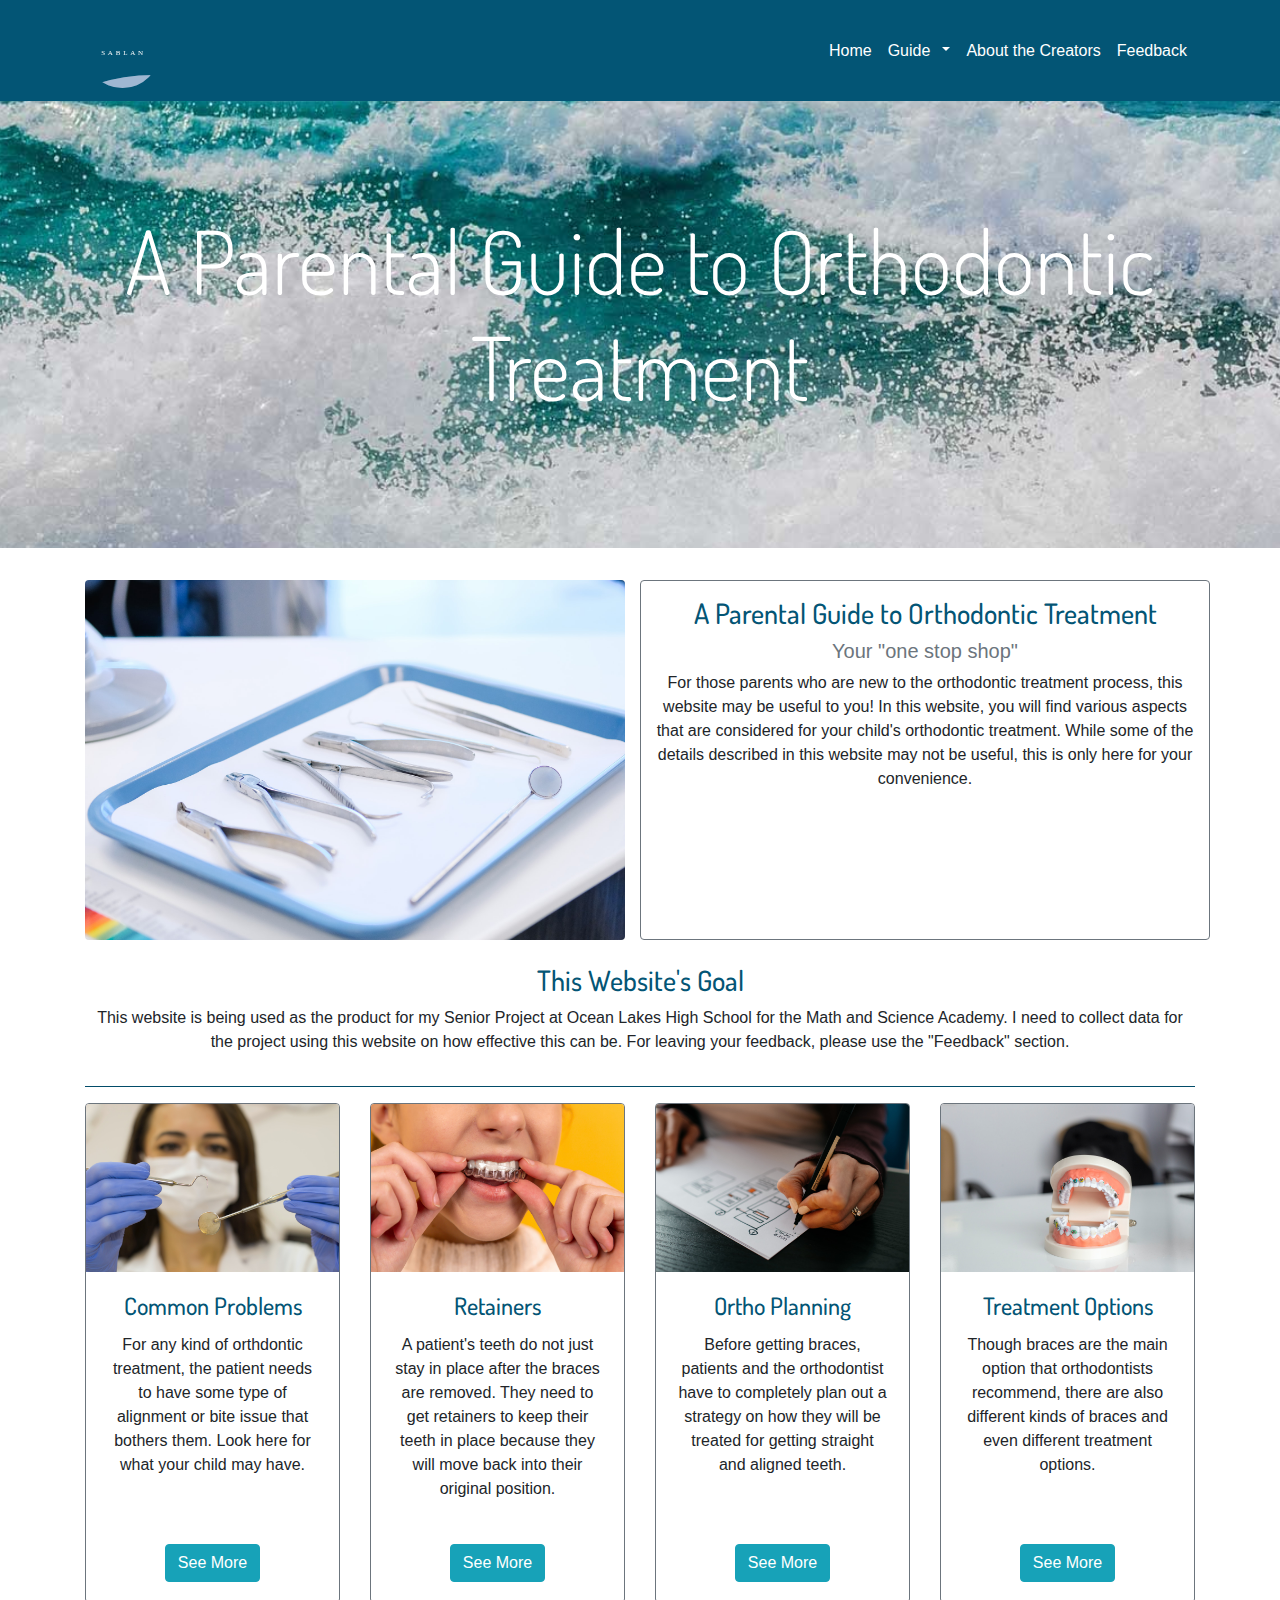
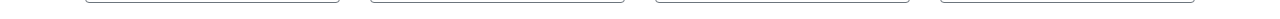
<file: index.html>
<!doctype html>
<html lang="en">
<head>
<meta charset="utf-8">
<meta name="viewport" content="width=device-width, initial-scale=1">
<title>Home</title>
	<link rel="stylesheet" href="css/bootstrap.min.css">
    <link rel="stylesheet" href="css/styles.css">
    <link rel="stylesheet" href="https://cdn.snipcart.com/themes/v3.0.8/default/snipcart.css" />
	<link href="https://fonts.googleapis.com/css?family=Dosis:800&display=swap" rel="stylesheet">
</head>

<body>

	<nav class="navbar fixed-top navbar-light navbar-expand-sm mb-lg-0 mb-md-0 mb-sm-0 mb-xs-0">
		<div class="container">
            <a class="navbar-brand" href="index.html">
				<div class="box">
  					<div class="wave -one"></div>
  					<div class="wave -two"></div>
  					<div class="wave -three"></div>
  					<div class="title">Sablan</div>
				</div>
			</a>
            <button class="navbar-toggler" type="button" data-toggle="collapse" data-target="#navbarlinks">
                <span class="navbar-toggler-icon"></span>
            </button>
            
            <div class="collapse navbar-collapse" id="navbarlinks">
                <div class="navbar-nav ml-auto">
                    <a class="nav-item nav-link text-white" href="index.html">Home</a>
                    <a class="nav-item nav-link text-white pr-0" href="guide.html">Guide</a>
						<div class="dropdown d-none d-md-block">
							<a class="nav-item nav-link dropdown-toggle text-white" data-toggle="dropdown" id="prodDrop" aria-haspopup="true" aria-expanded="false" href="guide.html"> </a>
							<div class="dropdown-menu" aria-labelledby="prodDrop">
								<a class="dropdown-item" href="comprobs.html">Common Problems</a>
								<a class="dropdown-item" href="retainers.html">Retainers</a>
								<a class="dropdown-item" href="ortho.html">Ortho Planning</a>
								<a class="dropdown-item" href="treatop.html">Treatment Options</a>
							</div>
						</div>
                    <a class="nav-item nav-link text-white" href="aboutus.html">About the Creators</a>
                    <a class="nav-item nav-link text-white" href="feedback.html">Feedback</a>
                </div>
            </div>
			</div>
         </nav> <!-- Nav end -->
		
	<header class ="d-none d-md-block jumbotron jumbotron-fluid bg-home mt-5">
		<div class="container">
			<h2 class="display-2 text-title text-center text-white mt-5 pt-5">A Parental Guide to Orthodontic Treatment</h2>
		</div>		
	</header>
	
	<div class="container mediaPush">
		<div class="row">
			<div class="col-lg-6">
				<img class="img-fluid mx-auto d-none d-lg-block rounded" src="images/orthotools.jpg" alt="dental tools sitting on table">
			</div>
			
			<div class="col-lg-6 border border-secondary rounded">
				<h3 class="text-center mt-3 headColor"> A Parental Guide to Orthodontic Treatment</h3>
					<h5 class="text-center text-muted">Your "one stop shop" </h5>
				<p class="text-center">For those parents who are new to the orthodontic treatment process, this website may be useful to you! In this website, you will find various aspects that are considered for your child's orthodontic treatment. While some of the details described in this website may not be useful, this is only here for your convenience. </p>
			</div>
		</div>
		
		<div class="row">
			<div class="col mt-4">
				<h3 class="text-center headColor"> This Website's Goal</h3>
				<p class="text-center"> This website is being used as the product for my Senior Project at Ocean Lakes High School for the Math and Science Academy. I need to collect data for the project using this website on how effective this can be. For leaving your feedback, please use the "Feedback" section. </p>
			</div>
		</div>
		<hr class="headColor">
		<div class="row">
			<div class="col-lg-3 col-md-6 col-sm-12">
				<div class="card text-center mb-3 cardH border border-secondary">
                    <img src="images/comprobs.jpg" class="card-img-top" alt="dentist looking at tools">
                    
                    <div class="card-body d-flex flex-column">
                        <h4 class="card-title heading headColor">Common Problems
                        </h4>
                        <p class="card-text"> For any kind of orthdontic treatment, the patient needs to have some type of alignment or bite issue that bothers them. Look here for what your child may have. </p>
                        <a href="comprobs.html" class="btn btn-info  pulse align-self-end mt-auto mx-auto" id="BnBbtn"> See More</a>
                    </div>
                </div> 
			</div>
			
			<div class="col-lg-3 col-md-6 col-sm-12">
				<div class="card text-center mb-3 cardH border border-secondary">
                    <img src="images/girlretainer.jpg" class="card-img-top" alt="girl with retainer">
                    
                    <div class="card-body d-flex flex-column">
                        <h4 class="card-title heading headColor">Retainers
                        </h4>
                        <p class="card-text">  A patient's teeth do not just stay in place after the braces are removed. They need to get retainers to keep their teeth in place because they will move back into their original position. </p>
                        <a href="retainers.html" class="btn btn-info align-self-end mt-auto mx-auto" id="beachbtn">See More</a>
                    </div>
                </div> 
			</div>
			
			<div class="col-lg-3 col-md-6 col-sm-12">
				<div class="card text-center mb-3 cardH border border-secondary">
                    <img src="images/orthoplan.jpg" class="card-img-top" alt="person planning out on a paper with pencil">
                    
                    <div class="card-body d-flex flex-column">
                        <h4 class="card-title heading headColor">Ortho Planning
                        </h4>
                        <p class="card-text"> Before getting braces, patients and the orthodontist have to completely plan out a strategy on how they will be treated for getting straight and aligned teeth. </p>
                        <a href="ortho.html" class="btn btn-info align-self-end mt-auto mx-auto" id="setBtn"> See More</a>
                    </div>
                </div> 
			</div>
			
			<div class="col-lg-3 col-md-6 col-sm-12">
				<div class="card text-center mb-3 cardH border border-secondary">
                    <img src="images/braces1.jpg" class="card-img-top" alt="teeth model sitting on table">
                    
                    <div class="card-body d-flex flex-column">
                        <h4 class="card-title heading headColor">Treatment Options
                        </h4>
                        <p class="card-text"> Though braces are the main option that orthodontists recommend, there are also different kinds of braces and even different treatment options. </p>
                        <a href="treatop.html" class="btn btn-info  align-self-end mt-auto mx-auto" id="babybtn"> See More</a>
                    </div>
                </div> 
			</div>

		</div>

	</div>
</div>


    
    <div hidden id="snipcart" data-api-key="NmVjZjdhMTUtODYyYi00M2E1LTg4Y2ItZjgyMGM5NmFkNDFkNjM2ODM0MzMxNzU4OTU0NTE5"></div>
<script src="https://cdn.snipcart.com/themes/v3.0.8/default/snipcart.js"></script>
	<script src="js/jquery.slim.min.js"></script> 
    <script src="js/popper.min.js"></script>
    <script src="js/bootstrap.min.js"></script>
</body>
</html>
</file>
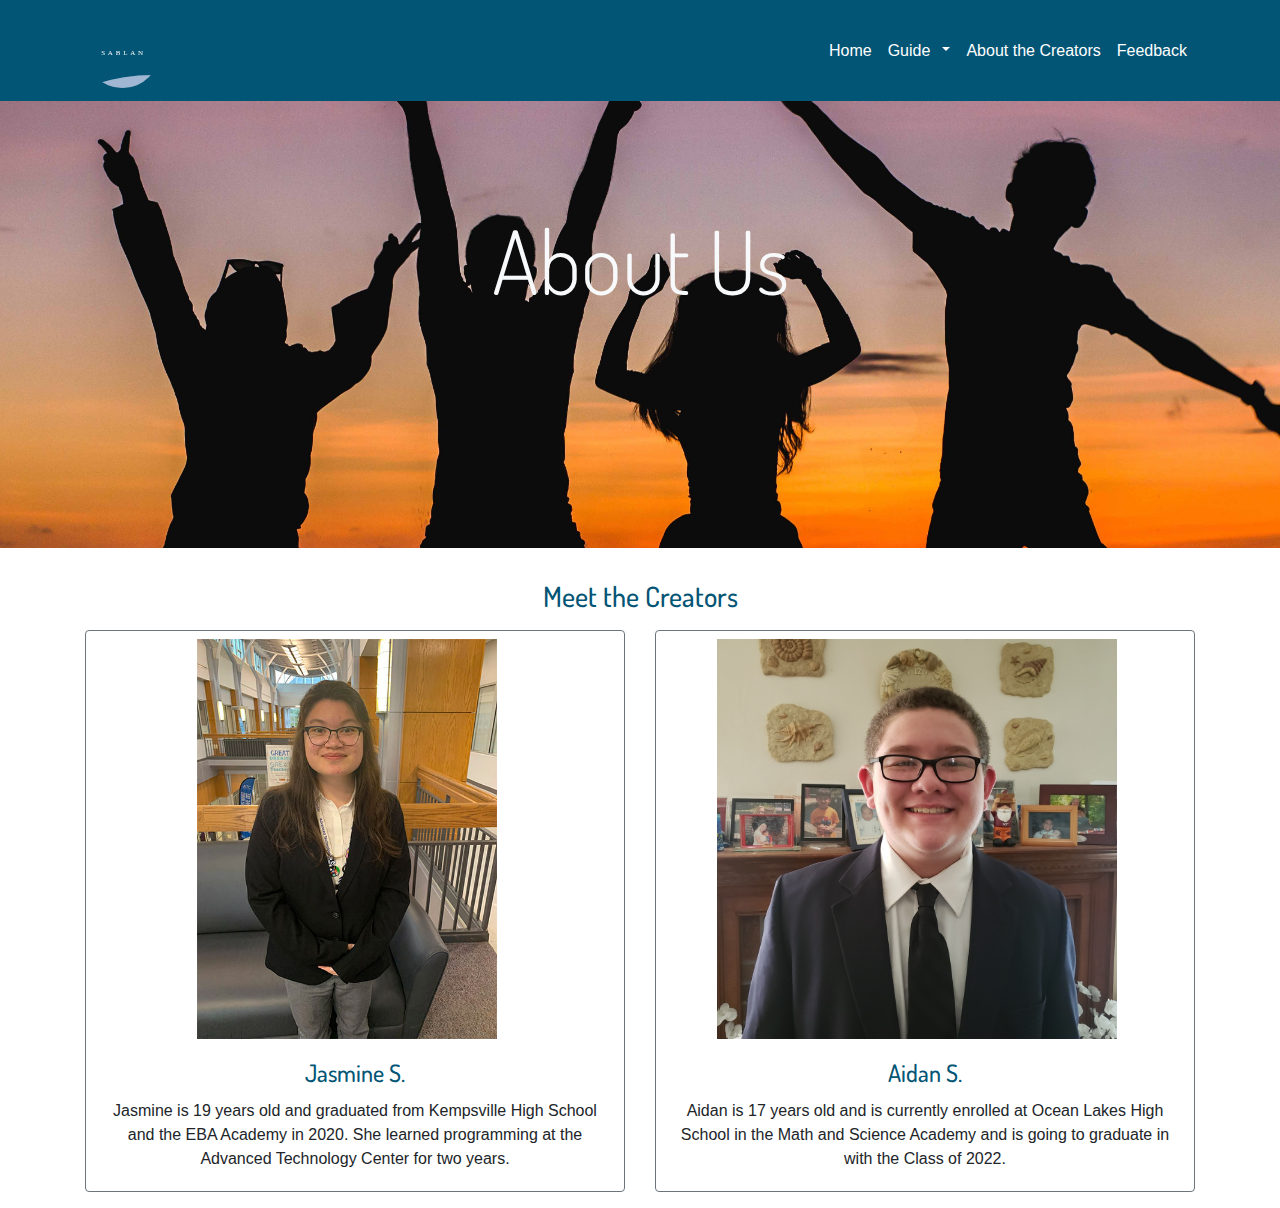
<file: aboutus.html>
<!doctype html>
<html lang="en">
<head>
<meta charset="utf-8">
<meta name="viewport" content="width=device-width, initial-scale=1">
<title>About the Creators</title>
	<link rel="stylesheet" href="css/bootstrap.min.css">
    <link rel="stylesheet" href="css/styles.css">
    <link rel="stylesheet" href="https://cdn.snipcart.com/themes/v3.0.8/default/snipcart.css" />
	<link href="https://fonts.googleapis.com/css?family=Dosis:800&display=swap" rel="stylesheet">
</head>

<body>

	<nav class="navbar fixed-top navbar-light navbar-expand-sm mb-lg-0 mb-md-0 mb-sm-0 mb-xs-0">
		<div class="container">
            <a class="navbar-brand" href="index.html">
				<div class="box">
  					<div class="wave -one"></div>
  					<div class="wave -two"></div>
  					<div class="wave -three"></div>
  					<div class="title">Sablan</div>
				</div>
			</a>
            <button class="navbar-toggler" type="button" data-toggle="collapse" data-target="#navbarlinks">
                <span class="navbar-toggler-icon"></span>
            </button>
            
            <div class="collapse navbar-collapse" id="navbarlinks">
                <div class="navbar-nav ml-auto">
                    <a class="nav-item nav-link text-white" href="index.html">Home</a>
                    <a class="nav-item nav-link text-white pr-0" href="guide.html">Guide</a>
						<div class="dropdown d-none d-md-block">
							<a class="nav-item nav-link dropdown-toggle text-white" data-toggle="dropdown" id="prodDrop" aria-haspopup="true" aria-expanded="false" href="guide.html"> </a>
							<div class="dropdown-menu" aria-labelledby="prodDrop">
								<a class="dropdown-item" href="comprobs.html">Common Problems</a>
								<a class="dropdown-item" href="retainers.html">Retainers</a>
								<a class="dropdown-item" href="ortho.html">Ortho Planning</a>
								<a class="dropdown-item" href="treatop.html">Treatment Options</a>
							</div>
						</div>
                    <a class="nav-item nav-link text-white" href="aboutus.html">About the Creators</a>
                    <a class="nav-item nav-link text-white" href="feedback.html">Feedback</a>
                </div>
            </div>
			</div>
         </nav> <!-- Nav end -->
		
	<header class ="d-none d-md-block jumbotron jumbotron-fluid bg-aboutus mt-5">
		<div class="container">
			<h2 class="display-2 text-title text-light text-center mt-5 pt-5"> About Us</h2>
		</div>		
	</header>
	
	<div class="container mediaPush">
		<div class="row">
			<div class="col">
				<h3 class="text-center headColor">Meet the Creators</h3>
				<p class="text-center"></p>
			</div>
		</div>

        <div class="row">
            
            
            
            
            <div class="col-lg-6 col-md-12">
        <div class="card text-center mb-3 cardH border border-secondary">
            <img src="images/jasmine.JPG" height="400" width="300" class="align-self-center mr-3 mt-2" alt="Jasmine S">
            <div class="card-body d-flex flex-column">
                        <h4 class="card-title heading headColor">Jasmine S.
                        </h4>
                        <p class="card-text"> Jasmine is 19 years old and graduated from Kempsville High School and the EBA Academy in 2020. She learned programming at the Advanced Technology Center for two years.</p>
                    </div>
            </div>
        </div>
            
            
            
            
            <div class="col-lg-6 col-md-12">
        <div class="card text-center mb-3 cardH border border-secondary">
            <img src="images/aidan.jpg" height="400" width="400" class="align-self-center mr-3 mt-2" alt="Aidan S">
            <div class="card-body d-flex flex-column">
                        <h4 class="card-title heading headColor">Aidan S.
                        </h4>
                        <p class="card-text">Aidan is 17 years old and is currently enrolled at Ocean Lakes High School in the Math and Science Academy and is going to graduate in with the Class of 2022.</p>
                    </div>
            </div>
        </div>
            
   </div>     
     
<div>
    
<div hidden id="snipcart" data-api-key="NmVjZjdhMTUtODYyYi00M2E1LTg4Y2ItZjgyMGM5NmFkNDFkNjM2ODM0MzMxNzU4OTU0NTE5"></div>
<script src="https://cdn.snipcart.com/themes/v3.0.8/default/snipcart.js"></script>
	<script src="js/jquery.slim.min.js"></script> 
    <script src="js/popper.min.js"></script>
    <script src="js/bootstrap.min.js"></script>
</body>
</html>
</file>
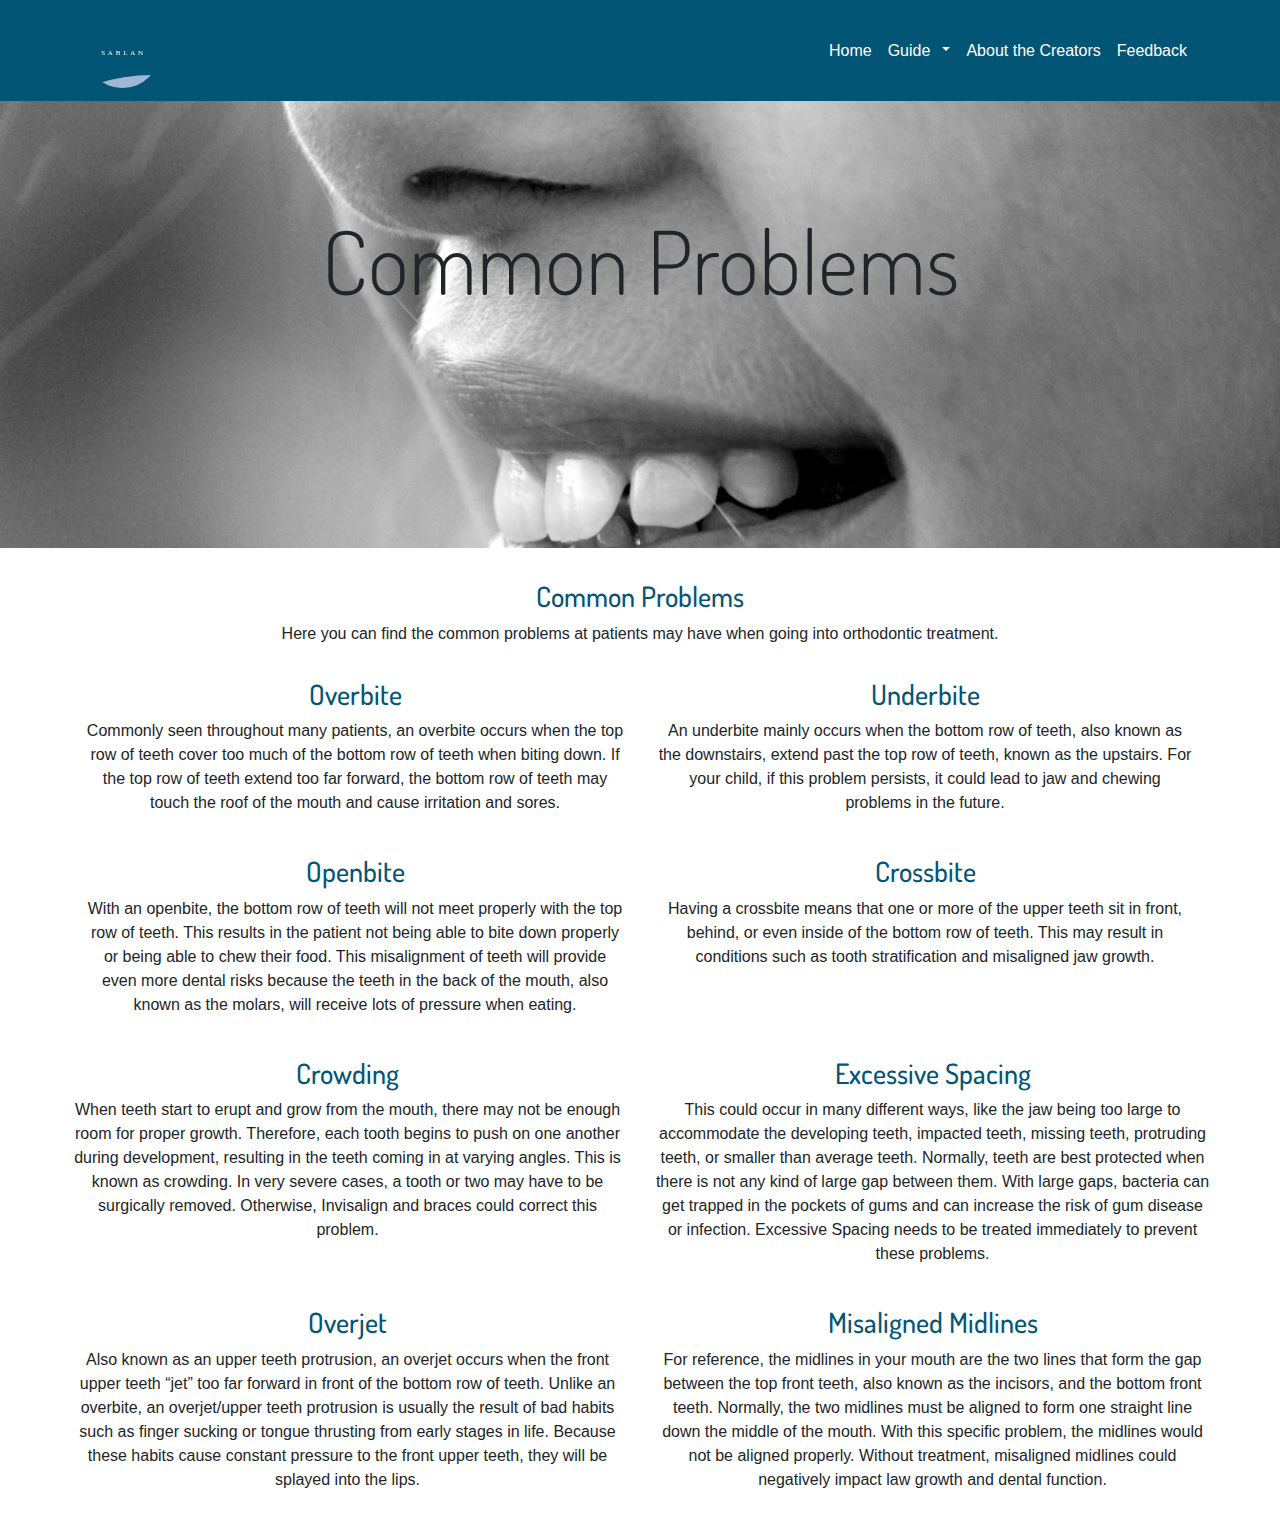
<file: comprobs.html>
<!doctype html>
<html lang="en">
<head>
<meta charset="utf-8">
<meta name="viewport" content="width=device-width, initial-scale=1">
<title>Common Problems</title>
	<link rel="stylesheet" href="css/bootstrap.min.css">
    <link rel="stylesheet" href="css/styles.css">
    <link rel="stylesheet" href="https://cdn.snipcart.com/themes/v3.0.8/default/snipcart.css" />
	<link href="https://fonts.googleapis.com/css?family=Dosis:800&display=swap" rel="stylesheet">
</head>

<body>

	<nav class="navbar fixed-top navbar-light navbar-expand-sm mb-lg-0 mb-md-0 mb-sm-0 mb-xs-0">
		<div class="container">
            <a class="navbar-brand" href="index.html">
				<div class="box">
  					<div class="wave -one"></div>
  					<div class="wave -two"></div>
  					<div class="wave -three"></div>
  					<div class="title">Sablan</div>
				</div>
			</a>
            <button class="navbar-toggler" type="button" data-toggle="collapse" data-target="#navbarlinks">
                <span class="navbar-toggler-icon"></span>
            </button>
            
            <div class="collapse navbar-collapse" id="navbarlinks">
                <div class="navbar-nav ml-auto">
                    <a class="nav-item nav-link text-white" href="index.html">Home</a>
                    <a class="nav-item nav-link text-white pr-0" href="guide.html">Guide</a>
						<div class="dropdown d-none d-md-block">
							<a class="nav-item nav-link dropdown-toggle text-white" data-toggle="dropdown" id="prodDrop" aria-haspopup="true" aria-expanded="false" href="guide.html"> </a>
							<div class="dropdown-menu" aria-labelledby="prodDrop">
								<a class="dropdown-item" href="comprobs.html">Common Problems</a>
								<a class="dropdown-item" href="retainers.html">Retainers</a>
								<a class="dropdown-item" href="ortho.html">Ortho Planning</a>
								<a class="dropdown-item" href="treatop.html">Treatment Options</a>
							</div>
						</div>
                    <a class="nav-item nav-link text-white" href="aboutus.html">About the Creators</a>
                    <a class="nav-item nav-link text-white" href="feedback.html">Feedback</a>
                </div>
            </div>
			</div>
         </nav> <!-- Nav end -->
		
	<header class ="d-none d-md-block jumbotron jumbotron-fluid bg-comprobs mt-5">
		<div class="container">
			<h2 class="display-2 text-title text-center mt-5 pt-5">Common Problems</h2>
		</div>		
	</header>
	
	<div class="container mediaPush">
		<div class="row">
			<div class="col">
				<h3 class="text-center headColor"> Common Problems </h3>
				<p class="text-center">Here you can find the common problems at patients may have when going into orthodontic treatment.</p>
			</div>
		</div>
		
		<div class="row"> <!-- first row of info-->
			<div class="col mb-2">
				<h3 class="mt-3 text-center headColor"> Overbite</h3>
				<p class="text-center"> Commonly seen throughout many patients, an overbite occurs when the top row of teeth cover too much of the bottom row of teeth when biting down. If the top row of teeth extend too far forward, the bottom row of teeth may touch the roof of the mouth and cause irritation and sores.</p>
			</div>
			
			<div class="col mb-2">
				<h3 class="mt-3 text-center headColor"> Underbite</h3>
				<p class="text-center"> An underbite mainly occurs when the bottom row of teeth, also known as the downstairs, extend past the top row of teeth, known as the upstairs. For your child, if this problem persists, it could lead to jaw and chewing problems in the future. </p>
			</div>
		</div> <!-- end of first row -->
		
		<div class="row"> <!-- Second row of info-->
			<div class="col mb-2">
				<h3 class="mt-3 text-center headColor"> Openbite</h3>
				<p class="text-center"> With an openbite, the bottom row of teeth will not meet properly with the top row of teeth. This results in the patient not being able to bite down properly or being able to chew their food. This misalignment of teeth will provide even more dental risks because the teeth in the back of the mouth, also known as the molars, will receive lots of pressure when eating.</p>
			</div>
			
			<div class="col mb-2">
				<h3 class="mt-3 text-center headColor"> Crossbite</h3>
				<p class="text-center"> Having a crossbite means that one or more of the upper teeth sit in front, behind, or even inside of the bottom row of teeth. This may result in conditions such as tooth stratification and misaligned jaw growth.</p>
			</div>
		<div class="row"> <!-- Third row of info-->
			<div class="col mb-2">
				<h3 class="mt-3 text-center headColor"> Crowding</h3>
				<p class="text-center">When teeth start to erupt and grow from the mouth, there may not be enough room for proper growth. Therefore, each tooth begins to push on one another during development, resulting in the teeth coming in at varying angles. This is known as crowding. In very severe cases, a tooth or two may have to be surgically removed. Otherwise, Invisalign and braces could correct this problem.</p>
			</div>
			
			<div class="col mb-2">
				<h3 class="mt-3 text-center headColor"> Excessive Spacing</h3>
				<p class="text-center">This could occur in many different ways, like the jaw being too large to accommodate the developing teeth, impacted teeth, missing teeth, protruding teeth, or smaller than average teeth. Normally, teeth are best protected when there is not any kind of large gap between them. With large gaps, bacteria can get trapped in the pockets of gums and can increase the risk of gum disease or infection. Excessive Spacing needs to be treated immediately to prevent these problems.</p>
			</div>
		</div> 
		
		<div class="row"> <!-- Fourth row of info-->
			<div class="col mb-2">
				<h3 class="mt-3 text-center headColor"> Overjet</h3>
				<p class="text-center">Also known as an upper teeth protrusion, an overjet occurs when the front upper teeth “jet” too far forward in front of the bottom row of teeth. Unlike an overbite, an overjet/upper teeth protrusion is usually the result of bad habits such as finger sucking or tongue thrusting from early stages in life. Because these habits cause constant pressure to the front upper teeth, they will be splayed into the lips.</p>
			</div>
			
			<div class="col mb-2">
				<h3 class="mt-3 text-center headColor"> Misaligned Midlines</h3>
				<p class="text-center">For reference, the midlines in your mouth are the two lines that form the gap between the top front teeth, also known as the incisors, and the bottom front teeth. Normally, the two midlines must be aligned to form one straight line down the middle of the mouth. With this specific problem, the midlines would not be aligned properly. Without treatment, misaligned midlines could negatively impact law growth and dental function.</p>
			</div>
		</div> 
			
		</div> <!-- end of row -->
		
	</div>
</div>

    <div hidden id="snipcart" data-api-key="NmVjZjdhMTUtODYyYi00M2E1LTg4Y2ItZjgyMGM5NmFkNDFkNjM2ODM0MzMxNzU4OTU0NTE5"></div>
<script src="https://cdn.snipcart.com/themes/v3.0.8/default/snipcart.js"></script>
	<script src="js/jquery.slim.min.js"></script> 
    <script src="js/popper.min.js"></script>
    <script src="js/bootstrap.min.js"></script>
</body>
</html>
</file>
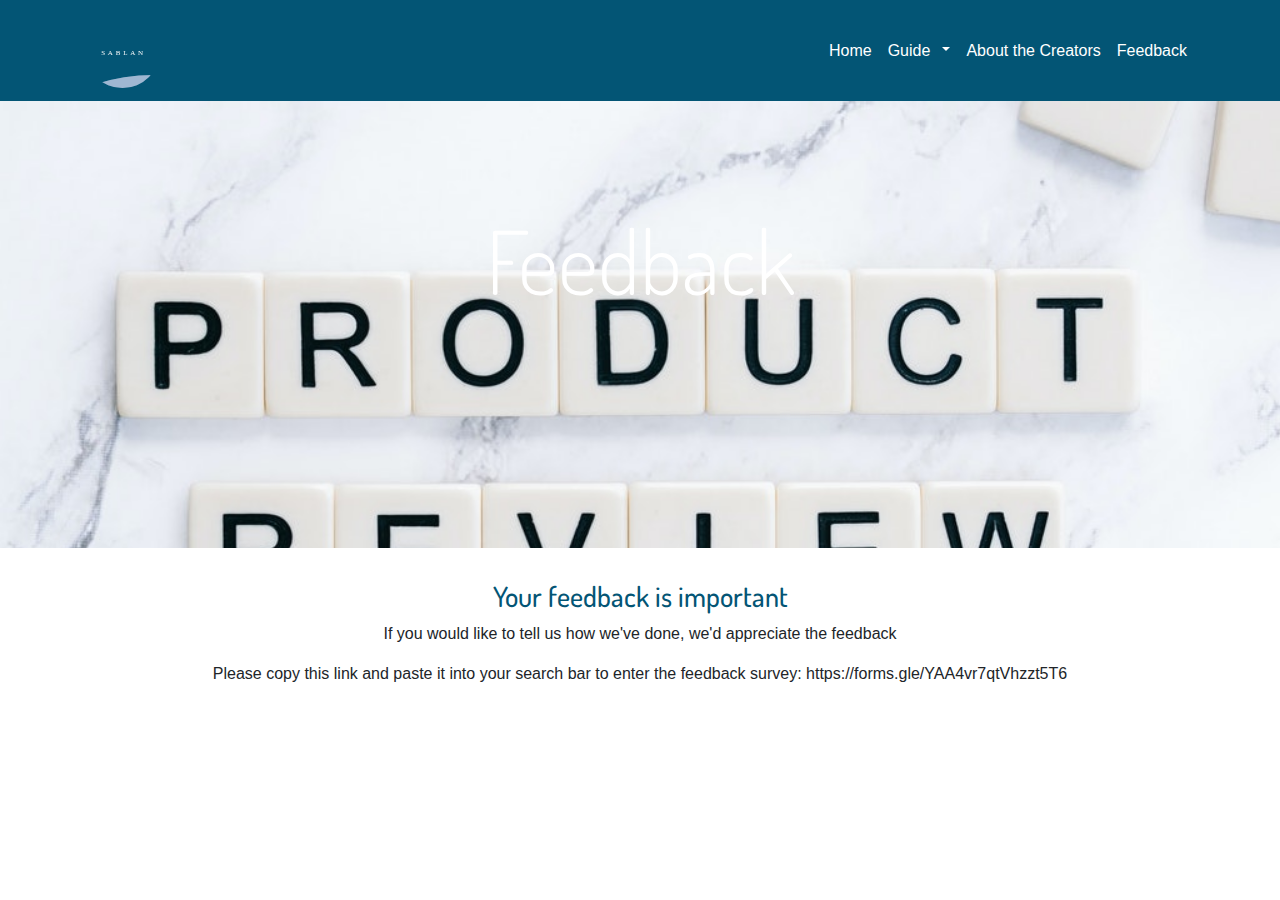
<file: feedback.html>
<!doctype html>
<html lang="en">
<head>
<meta charset="utf-8">
<meta name="viewport" content="width=device-width, initial-scale=1">
<title>Feedback</title>
	<link rel="stylesheet" href="css/bootstrap.min.css">
    <link rel="stylesheet" href="css/styles.css">
    <link rel="stylesheet" href="https://cdn.snipcart.com/themes/v3.0.8/default/snipcart.css" />
	<link href="https://fonts.googleapis.com/css?family=Dosis:800&display=swap" rel="stylesheet">
</head>

<body>

	<nav class="navbar fixed-top navbar-light navbar-expand-sm mb-lg-0 mb-md-0 mb-sm-0 mb-xs-0">
		<div class="container">
            <a class="navbar-brand" href="index.html">
				<div class="box">
  					<div class="wave -one"></div>
  					<div class="wave -two"></div>
  					<div class="wave -three"></div>
  					<div class="title">Sablan</div>
				</div>
			</a>
            <button class="navbar-toggler" type="button" data-toggle="collapse" data-target="#navbarlinks">
                <span class="navbar-toggler-icon"></span>
            </button>
            
            <div class="collapse navbar-collapse" id="navbarlinks">
                <div class="navbar-nav ml-auto">
                    <a class="nav-item nav-link text-white" href="index.html">Home</a>
                    <a class="nav-item nav-link text-white pr-0" href="guide.html">Guide</a>
						<div class="dropdown d-none d-md-block">
							<a class="nav-item nav-link dropdown-toggle text-white" data-toggle="dropdown" id="prodDrop" aria-haspopup="true" aria-expanded="false" href="guide.html"> </a>
							<div class="dropdown-menu" aria-labelledby="prodDrop">
								<a class="dropdown-item" href="comprobs.html">Common Problems</a>
								<a class="dropdown-item" href="retainers.html">Retainers</a>
								<a class="dropdown-item" href="ortho.html">Ortho Planning</a>
								<a class="dropdown-item" href="treatop.html">Treatment Options</a>
							</div>
						</div>
                    <a class="nav-item nav-link text-white" href="aboutus.html">About the Creators</a>
                    <a class="nav-item nav-link text-white" href="feedback.html">Feedback</a>
                </div>
            </div>
			</div>
         </nav> <!-- Nav end -->
		
	<header class ="d-none d-md-block jumbotron jumbotron-fluid bg-feedback mt-5">
		<div class="container">
			<h2 class="display-2 text-title text-center text-white mt-5 pt-5"> Feedback</h2>
		</div>		
	</header>
	
	<div class="container mediaPush">
		<div class="row">
			<div class="col">
				<h3 class="text-center headColor"> Your feedback is important</h3>
				<p class="text-center"> If you would like to tell us how we've done, we'd appreciate the feedback</p>
				<p class="text-center"> Please copy this link and paste it into your search bar to enter the feedback survey: https://forms.gle/YAA4vr7qtVhzzt5T6 </p>
			</div>
		</div> 
	</div>
</div>

    <div hidden id="snipcart" data-api-key="NmVjZjdhMTUtODYyYi00M2E1LTg4Y2ItZjgyMGM5NmFkNDFkNjM2ODM0MzMxNzU4OTU0NTE5"></div>
<script src="https://cdn.snipcart.com/themes/v3.0.8/default/snipcart.js"></script>
	<script src="js/jquery.slim.min.js"></script> 
    <script src="js/popper.min.js"></script>
    <script src="js/bootstrap.min.js"></script>
</body>
</html>
</file>
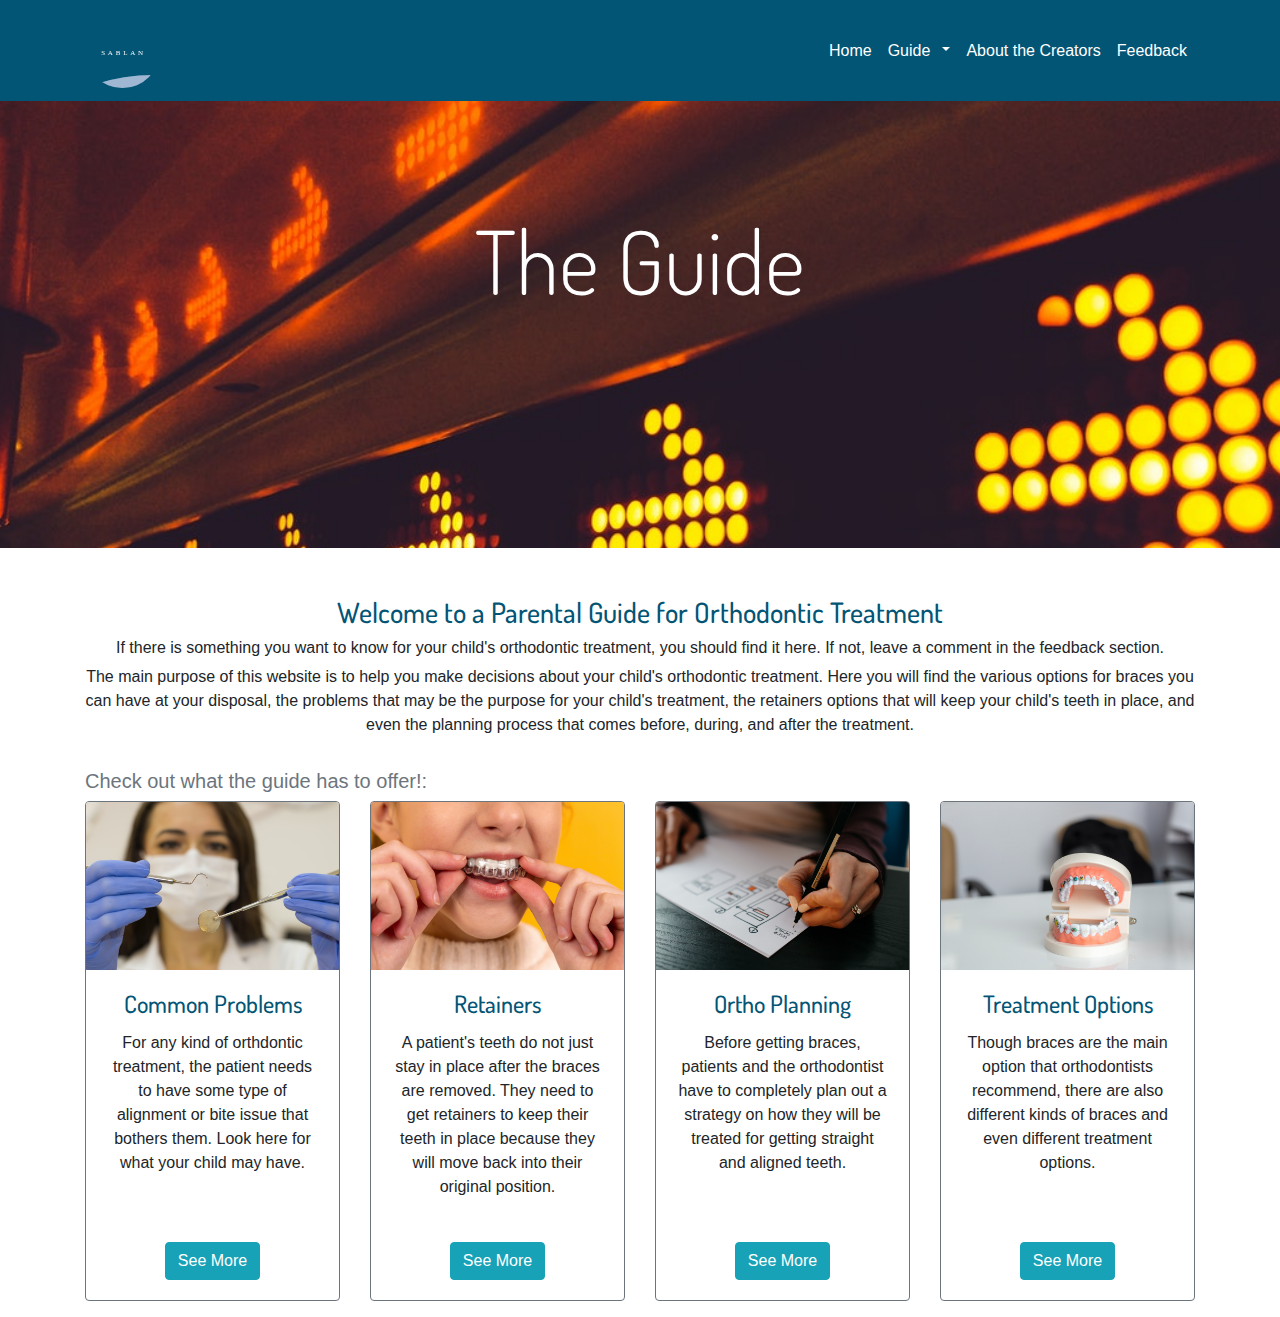
<file: guide.html>
<!doctype html>
<html lang="en">
<head>
<meta charset="utf-8">
<meta name="viewport" content="width=device-width, initial-scale=1">

<title>Guide</title>
	<link rel="stylesheet" href="css/bootstrap.min.css">
    <link rel="stylesheet" href="css/styles.css">
    <link rel="stylesheet" href="https://cdn.snipcart.com/themes/v3.0.8/default/snipcart.css" />
	<link href="https://fonts.googleapis.com/css?family=Dosis:800&display=swap" rel="stylesheet">
</head>

<body>

	<nav class="navbar fixed-top navbar-light navbar-expand-sm mb-lg-0 mb-md-0 mb-sm-0 mb-xs-0">
		<div class="container">
            <a class="navbar-brand" href="index.html">
				<div class="box">
  					<div class="wave -one"></div>
  					<div class="wave -two"></div>
  					<div class="wave -three"></div>
  					<div class="title">Sablan</div>
				</div>
			</a>
            <button class="navbar-toggler" type="button" data-toggle="collapse" data-target="#navbarlinks">
                <span class="navbar-toggler-icon"></span>
            </button>
            
            <div class="collapse navbar-collapse" id="navbarlinks">
                <div class="navbar-nav ml-auto">
                    <a class="nav-item nav-link text-white" href="index.html">Home</a>
                    <a class="nav-item nav-link text-white pr-0" href="guide.html">Guide</a>
						<div class="dropdown d-none d-md-block">
							<a class="nav-item nav-link dropdown-toggle text-white" data-toggle="dropdown" id="prodDrop" aria-haspopup="true" aria-expanded="false" href="guide.html"> </a>
							<div class="dropdown-menu" aria-labelledby="prodDrop">
								<a class="dropdown-item" href="comprobs.html">Common Problems</a>
								<a class="dropdown-item" href="retainers.html">Retainers</a>
								<a class="dropdown-item" href="ortho.html">Ortho Planning</a>
								<a class="dropdown-item" href="treatop.html">Treatment Options</a>
							</div>
						</div>
                    <a class="nav-item nav-link text-white" href="aboutus.html">About the Creators</a>
                    <a class="nav-item nav-link text-white" href="feedback.html">Feedback</a>
                </div>
            </div>
			</div>
         </nav> <!-- Nav end -->
		
	<header class ="d-none d-md-block jumbotron jumbotron-fluid bg-guide mt-5">
		<div class="container">
			<h2 class="display-2 text-title text-center text-white mt-5 pt-5">The Guide</h2>
		</div>		
	</header>
	
	<div class="container mediaPush">
		<div class="row">
			<div class="col mb-2">
				<h3 class="mt-3 text-center headColor"> Welcome to a Parental Guide for Orthodontic Treatment</h3>
				<h6 class="mx-auto text-center"> If there is something you want to know for your child's orthodontic treatment, you should find it here. If not, leave a comment in the feedback section.</h6>
				<p class="text-center"> The main purpose of this website is to help you make decisions about your child's orthodontic treatment. Here you will find the various options for braces you can have at your disposal, the problems that may be the purpose for your child's treatment, the retainers options that will keep your child's teeth in place, and even the planning process that comes before, during, and after the treatment. </p>
			</div>
		</div>
		
		<div class="row">
			<div class="col mt-2">
				<h5 class="text-muted">Check out what the guide has to offer!:</h5>
			</div>
		</div>
		<div class="row">
			<div class="col-lg-3 col-md-6 col-sm-12">
				<div class="card text-center mb-3 cardH border border-secondary">
                    <img src="images/comprobs.jpg" class="card-img-top" alt="woman with dental tools">
                    
                    <div class="card-body d-flex flex-column">
                        <h4 class="card-title heading headColor">Common Problems
                        </h4>
                        <p class="card-text"> For any kind of orthdontic treatment, the patient needs to have some type of alignment or bite issue that bothers them. Look here for what your child may have. </p>
                        <a href="comprobs.html" class="btn btn-info align-self-end mt-auto mx-auto" id="BnBbtn"> See More</a>
                    </div>
                </div> 
			</div>
			
			<div class="col-lg-3 col-md-6 col-sm-12">
				<div class="card text-center mb-3 cardH border border-secondary">
                    <img src="images/girlretainer.jpg" class="card-img-top" alt="girl with retainer">
                    
                    <div class="card-body d-flex flex-column">
                        <h4 class="card-title heading headColor">Retainers
                        </h4>
                        <p class="card-text">  A patient's teeth do not just stay in place after the braces are removed. They need to get retainers to keep their teeth in place because they will move back into their original position. </p>
                        <a href="retainers.html" class="btn btn-info align-self-end mt-auto mx-auto" id="beachbtn">See More</a>
                    </div>
                </div> 
			</div>
			
			<div class="col-lg-3 col-md-6 col-sm-12">
				<div class="card text-center mb-3 cardH border border-secondary">
                    <img src="images/orthoplan.jpg" class="card-img-top" alt="woman planning with a calendar">
                    
                    <div class="card-body d-flex flex-column">
                        <h4 class="card-title heading headColor">Ortho Planning
                        </h4>
                        <p class="card-text"> Before getting braces, patients and the orthodontist have to completely plan out a strategy on how they will be treated for getting straight and aligned teeth. </p>
                        <a href="ortho.html" class="btn btn-info align-self-end mt-auto mx-auto" id="setBtn"> See More</a>
                    </div>
                </div> 
			</div>
			
			<div class="col-lg-3 col-md-6 col-sm-12">
				<div class="card text-center mb-3 cardH border border-secondary">
                    <img src="images/braces1.jpg" class="card-img-top" alt="teeth model">
                    
                    <div class="card-body d-flex flex-column">
                        <h4 class="card-title heading headColor">Treatment Options
                        </h4>
                        <p class="card-text"> Though braces are the main option that orthodontists recommend, there are also different kinds of braces and even different treatment options.</p>
                        <a href="treatop.html" class="btn btn-info align-self-end mt-auto mx-auto" id="babybtn"> See More</a>
                    </div>
                </div> 
			</div>
		</div>
	</div>
</div>

   <div hidden id="snipcart" data-api-key="NmVjZjdhMTUtODYyYi00M2E1LTg4Y2ItZjgyMGM5NmFkNDFkNjM2ODM0MzMxNzU4OTU0NTE5"></div>
<script src="https://cdn.snipcart.com/themes/v3.0.8/default/snipcart.js"></script>
	<script src="js/jquery.slim.min.js"></script> 
    <script src="js/popper.min.js"></script>
    <script src="js/bootstrap.min.js"></script>
</body>
</html>
</file>
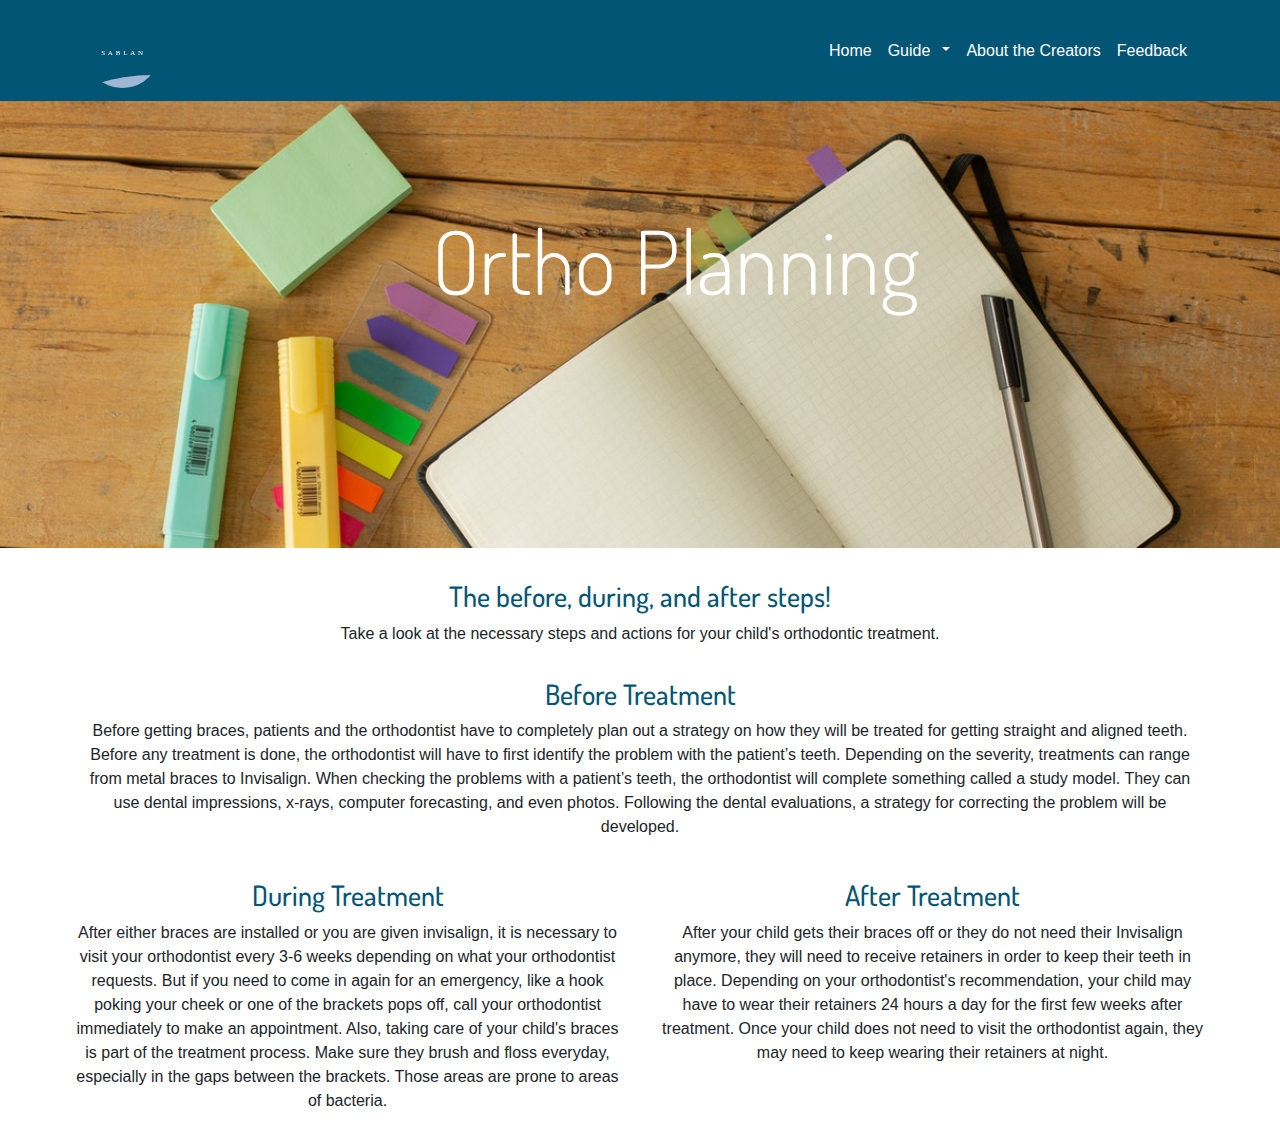
<file: ortho.html>
<!doctype html>
<html lang="en">
<head>
<meta charset="utf-8">
<meta name="viewport" content="width=device-width, initial-scale=1">
<title>Ortho Planning</title>
	<link rel="stylesheet" href="css/bootstrap.min.css">
    <link rel="stylesheet" href="css/styles.css">
    <link rel="stylesheet" href="https://cdn.snipcart.com/themes/v3.0.8/default/snipcart.css" />
	<link href="https://fonts.googleapis.com/css?family=Dosis:800&display=swap" rel="stylesheet">
</head>

<body>

	<nav class="navbar fixed-top navbar-light navbar-expand-sm mb-lg-0 mb-md-0 mb-sm-0 mb-xs-0">
		<div class="container">
            <a class="navbar-brand" href="index.html">
				<div class="box">
  					<div class="wave -one"></div>
  					<div class="wave -two"></div>
  					<div class="wave -three"></div>
  					<div class="title">Sablan</div>
				</div>
			</a>
            <button class="navbar-toggler" type="button" data-toggle="collapse" data-target="#navbarlinks">
                <span class="navbar-toggler-icon"></span>
            </button>
            
            <div class="collapse navbar-collapse" id="navbarlinks">
                <div class="navbar-nav ml-auto">
                    <a class="nav-item nav-link text-white" href="index.html">Home</a>
                    <a class="nav-item nav-link text-white pr-0" href="guide.html">Guide</a>
						<div class="dropdown d-none d-md-block">
							<a class="nav-item nav-link dropdown-toggle text-white" data-toggle="dropdown" id="prodDrop" aria-haspopup="true" aria-expanded="false" href="guide.html"> </a>
							<div class="dropdown-menu" aria-labelledby="prodDrop">
								<a class="dropdown-item" href="comprobs.html">Common Problems</a>
								<a class="dropdown-item" href="retainers.html">Retainers</a>
								<a class="dropdown-item" href="ortho.html">Ortho Planning</a>
								<a class="dropdown-item" href="treatop.html">Treatment Options</a>
							</div>
						</div>
                    <a class="nav-item nav-link text-white" href="aboutus.html">About the Creators</a>
                    <a class="nav-item nav-link text-white" href="feedback.html">Feedback</a>
                </div>
            </div>
			</div>
         </nav> <!-- Nav end -->
		
	<header class ="d-none d-md-block jumbotron bg-ortho jumbotron-fluid  mt-5">
		<div class="container">
			<h2 class="display-2 text-title text-white text-center mt-5 pt-5"> &nbsp; &nbsp;  Ortho Planning</h2>
		</div>		
	</header>
	
	<div class="container mediaPush">
		<div class="row">
			<div class="col">
				<h3 class="text-center headColor"> The before, during, and after steps! </h3>
				<p class="text-center"> Take a look at the necessary steps and actions for your child's orthodontic treatment. </p>
			</div>
		</div>
		
		<div class="row"> <!-- first row of information -->
			<div class="col mb-2">
				<h3 class="mt-3 text-center headColor"> Before Treatment</h3>
				<p class="text-center"> Before getting braces, patients and the orthodontist have to completely plan out a strategy on how they will be treated for getting straight and aligned teeth. Before any treatment is done, the orthodontist will have to first identify the problem with the patient’s teeth. Depending on the severity, treatments can range from metal braces to Invisalign. When checking the problems with a patient’s teeth, the orthodontist will complete something called a study model. They can use dental impressions, x-rays, computer forecasting, and even photos. Following the dental evaluations, a strategy for correcting the problem will be developed.</p>
			</div>
		<div class="row"> <!-- second row of information -->
			<div class="col mb-2">
				<h3 class="mt-3 text-center headColor"> During Treatment</h3>
				<p class="text-center"> After either braces are installed or you are given invisalign, it is necessary to visit your orthodontist every 3-6 weeks depending on what your orthodontist requests. But if you need to come in again for an emergency, like a hook poking your cheek or one of the brackets pops off, call your orthodontist immediately to make an appointment. Also, taking care of your child's braces is part of the treatment process. Make sure they brush and floss everyday, especially in the gaps between the brackets. Those areas are prone to areas of bacteria.</p>
			</div>
			
			<div class="col mb-2">
				<h3 class="mt-3 text-center headColor"> After Treatment</h3>
				<p class="text-center"> After your child gets their braces off or they do not need their Invisalign anymore, they will need to receive retainers in order to keep their teeth in place. Depending on your orthodontist's recommendation, your child may have to wear their retainers 24 hours a day for the first few weeks after treatment. Once your child does not need to visit the orthodontist again, they may need to keep wearing their retainers at night.</p>
			</div>
		</div>
	</div>
</div>

    <div hidden id="snipcart" data-api-key="NmVjZjdhMTUtODYyYi00M2E1LTg4Y2ItZjgyMGM5NmFkNDFkNjM2ODM0MzMxNzU4OTU0NTE5"></div>
<script src="https://cdn.snipcart.com/themes/v3.0.8/default/snipcart.js"></script>
	<script src="js/jquery.slim.min.js"></script> 
    <script src="js/popper.min.js"></script>
    <script src="js/bootstrap.min.js"></script>
</body>
</html>
</file>
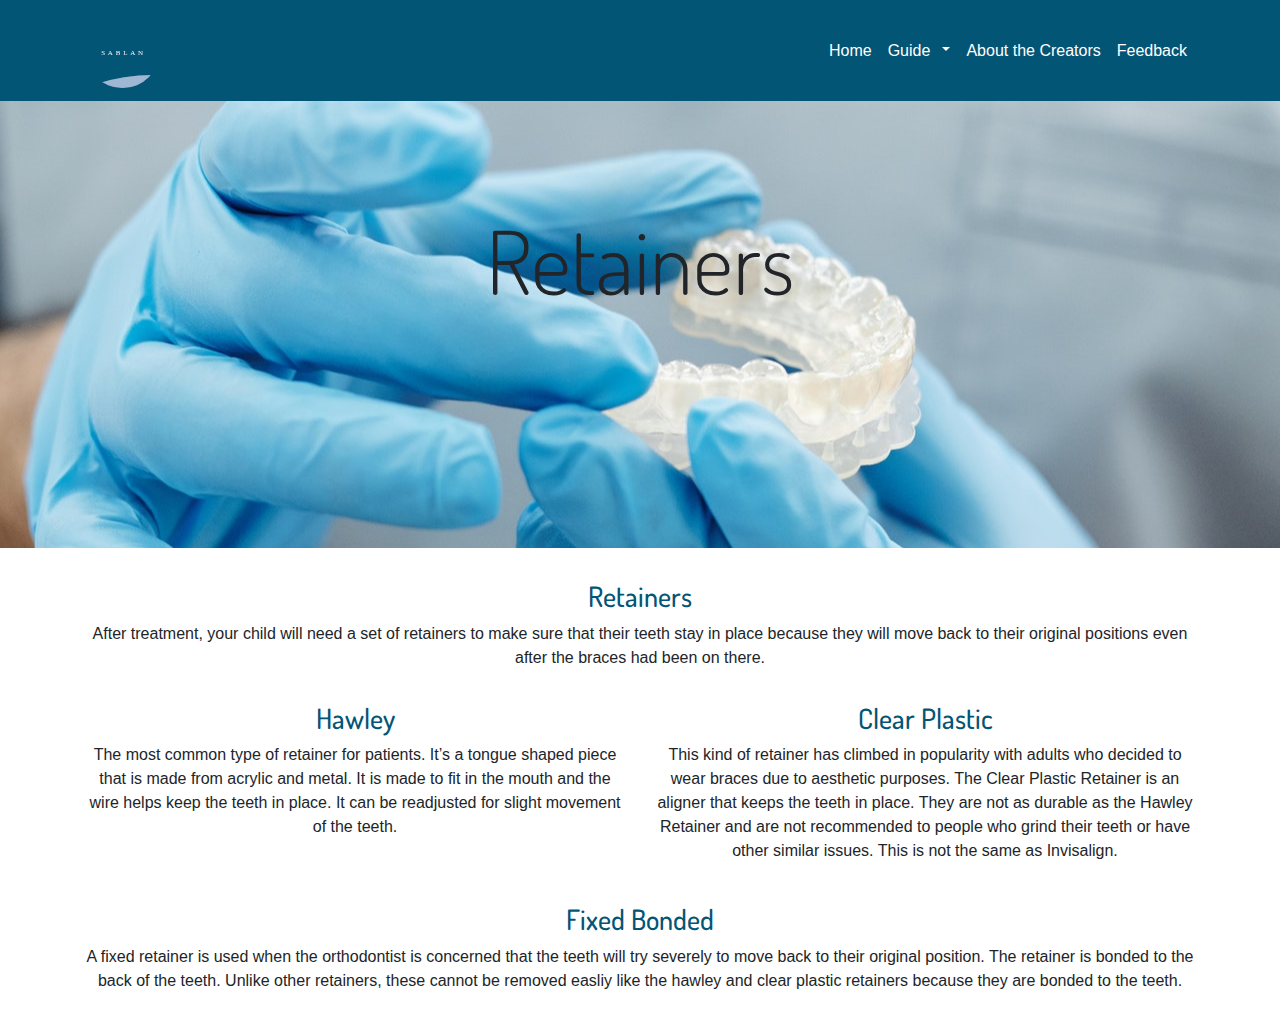
<file: retainers.html>
<!doctype html>
<html lang="en">
<head>
<meta charset="utf-8">
<meta name="viewport" content="width=device-width, initial-scale=1">
<title>Retainers</title>
	<link rel="stylesheet" href="css/bootstrap.min.css">
    <link rel="stylesheet" href="css/styles.css">
    <link rel="stylesheet" href="https://cdn.snipcart.com/themes/v3.0.8/default/snipcart.css" />
	<link href="https://fonts.googleapis.com/css?family=Dosis:800&display=swap" rel="stylesheet">
</head>

<body>

	<nav class="navbar fixed-top navbar-light navbar-expand-sm mb-lg-0 mb-md-0 mb-sm-0 mb-xs-0">
		<div class="container">
            <a class="navbar-brand" href="index.html">
				<div class="box">
  					<div class="wave -one"></div>
  					<div class="wave -two"></div>
  					<div class="wave -three"></div>
  					<div class="title">Sablan</div>
				</div>
			</a>
            <button class="navbar-toggler" type="button" data-toggle="collapse" data-target="#navbarlinks">
                <span class="navbar-toggler-icon"></span>
            </button>
            
            <div class="collapse navbar-collapse" id="navbarlinks">
                <div class="navbar-nav ml-auto">
                    <a class="nav-item nav-link text-white" href="index.html">Home</a>
                    <a class="nav-item nav-link text-white pr-0" href="guide.html">Guide</a>
						<div class="dropdown d-none d-md-block">
							<a class="nav-item nav-link dropdown-toggle text-white" data-toggle="dropdown" id="prodDrop" aria-haspopup="true" aria-expanded="false" href="guide.html"> </a>
							<div class="dropdown-menu" aria-labelledby="prodDrop">
								<a class="dropdown-item" href="comprobs.html">Common Problems</a>
								<a class="dropdown-item" href="retainers.html">Retainers</a>
								<a class="dropdown-item" href="ortho.html">Ortho Planning</a>
								<a class="dropdown-item" href="treatop.html">Treatment Options</a>
							</div>
						</div>
                    <a class="nav-item nav-link text-white" href="aboutus.html">About the Creators</a>
                    <a class="nav-item nav-link text-white" href="feedback.html">Feedback</a>
                </div>
            </div>
			</div>
         </nav> <!-- Nav end -->
		
	<header class ="d-none d-md-block jumbotron jumbotron-fluid bg-retainers mt-5">
		<div class="container">
			<h2 class="display-2 text-title text-center mt-5 pt-5">Retainers</h2>
		</div>		
	</header>
	
	<div class="container mediaPush">
		<div class="row">
			<div class="col">
				<h3 class="text-center headColor"> Retainers </h3>
				<p class="text-center">After treatment, your child will need a set of retainers to make sure that their teeth stay in place because they will move back to their original positions even after the braces had been on there.</p>
			</div>
		</div>
		<div class="row"> <!-- first row of products -->
			<div class="col mb-2">
				<h3 class="mt-3 text-center headColor"> Hawley</h3>
				<p class="text-center">The most common type of retainer for patients. It’s a tongue shaped piece that is made from acrylic and metal. It is made to fit in the mouth and the wire helps keep the teeth in place. It can be readjusted for slight movement of the teeth.</p>
			</div>
			
			<div class="col mb-2">
				<h3 class="mt-3 text-center headColor"> Clear Plastic</h3>
				<p class="text-center"> This kind of retainer has climbed in popularity with adults who decided to wear braces due to aesthetic purposes. The Clear Plastic Retainer is an aligner that keeps the teeth in place. They are not as durable as the Hawley Retainer and are not recommended to people who grind their teeth or have other similar issues. This is not the same as Invisalign.</p>
			</div>
		</div>
		
		<div class="row"> <!-- second row of products -->
			<div class="col mb-2">
				<h3 class="mt-3 text-center headColor"> Fixed Bonded</h3>
				<p class="text-center"> A fixed retainer is used when the orthodontist is concerned that the teeth will try severely to move back to their original position. The retainer is bonded to the back of the teeth. Unlike other retainers, these cannot be removed easliy like the hawley and clear plastic retainers because they are bonded to the teeth.</p>
			</div>
			
			</div>
		</div>
	</div>

    <div hidden id="snipcart" data-api-key="NmVjZjdhMTUtODYyYi00M2E1LTg4Y2ItZjgyMGM5NmFkNDFkNjM2ODM0MzMxNzU4OTU0NTE5"></div>
<script src="https://cdn.snipcart.com/themes/v3.0.8/default/snipcart.js"></script>
	<script src="js/jquery.slim.min.js"></script> 
    <script src="js/popper.min.js"></script>
    <script src="js/bootstrap.min.js"></script>
</body>
</html>
</file>
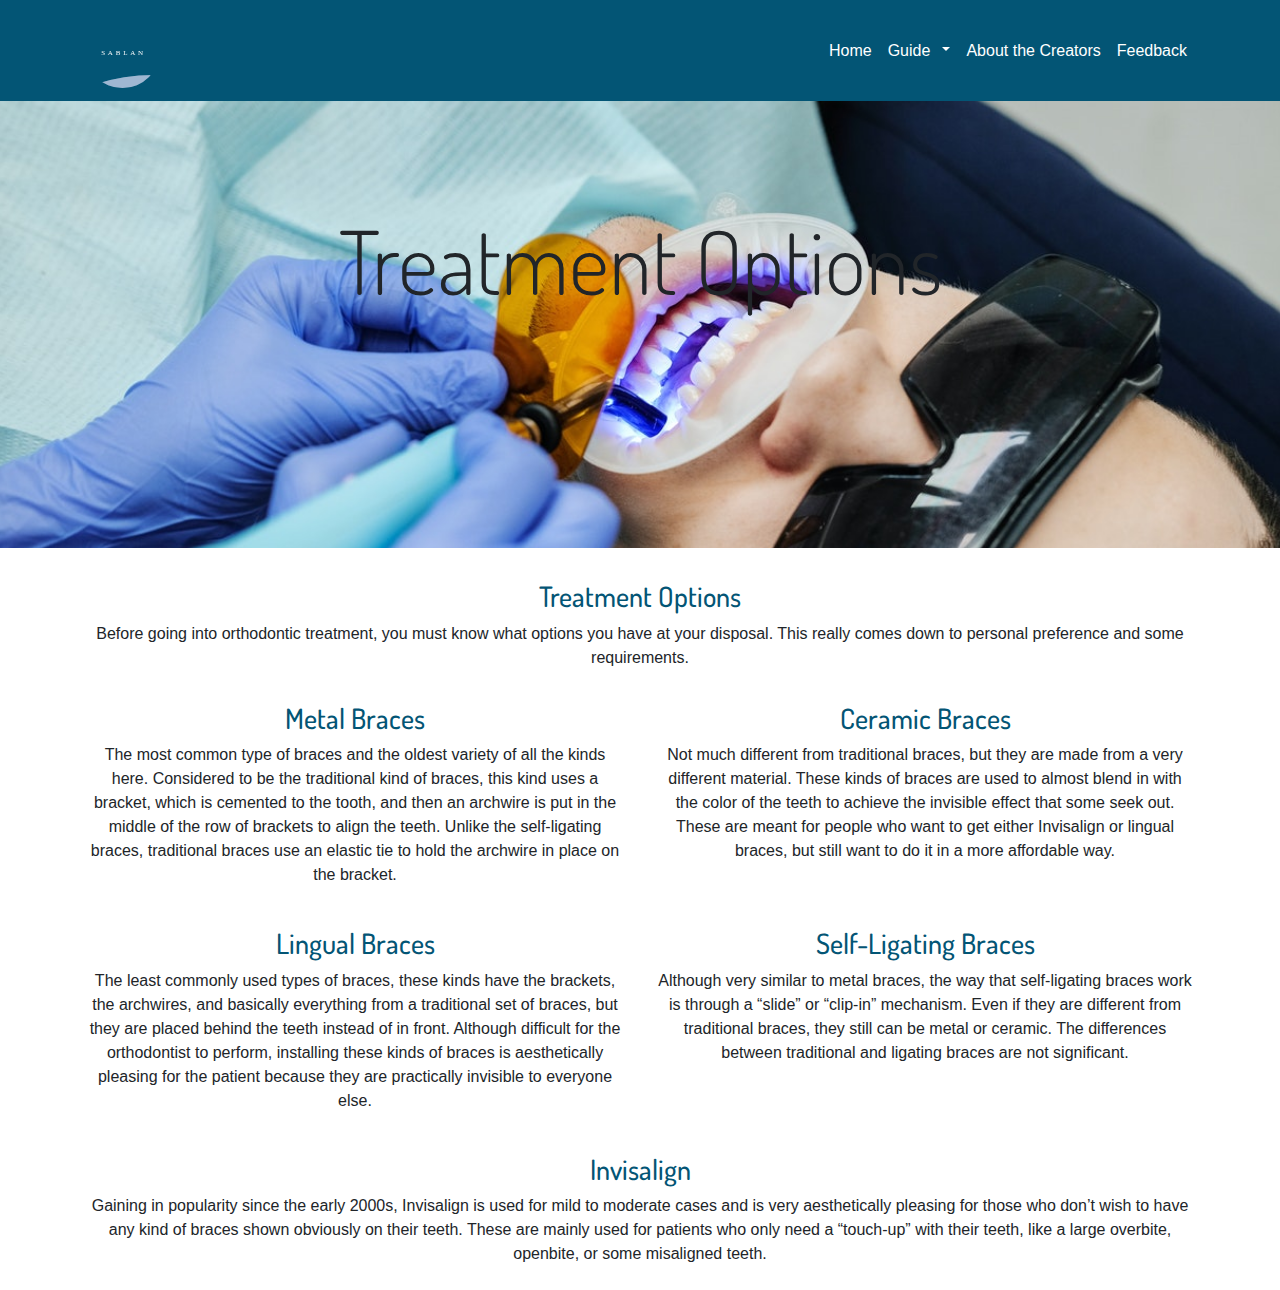
<file: treatop.html>
<!doctype html>
<html lang="en">
<head>
<meta charset="utf-8">
<meta name="viewport" content="width=device-width, initial-scale=1">
<title>Treatment Options</title>
	<link rel="stylesheet" href="css/bootstrap.min.css">
    <link rel="stylesheet" href="css/styles.css">
    <link rel="stylesheet" href="https://cdn.snipcart.com/themes/v3.0.8/default/snipcart.css" />
	<link href="https://fonts.googleapis.com/css?family=Dosis:800&display=swap" rel="stylesheet">
</head>

<body>

	<nav class="navbar fixed-top navbar-light navbar-expand-sm mb-lg-0 mb-md-0 mb-sm-0 mb-xs-0">
		<div class="container">
            <a class="navbar-brand" href="index.html">
				<div class="box">
  					<div class="wave -one"></div>
  					<div class="wave -two"></div>
  					<div class="wave -three"></div>
  					<div class="title">Sablan</div>
				</div>
			</a>
            <button class="navbar-toggler" type="button" data-toggle="collapse" data-target="#navbarlinks">
                <span class="navbar-toggler-icon"></span>
            </button>
            
            <div class="collapse navbar-collapse" id="navbarlinks">
                <div class="navbar-nav ml-auto">
                    <a class="nav-item nav-link text-white" href="index.html">Home</a>
                    <a class="nav-item nav-link text-white pr-0" href="guide.html">Guide</a>
						<div class="dropdown d-none d-md-block">
							<a class="nav-item nav-link dropdown-toggle text-white" data-toggle="dropdown" id="prodDrop" aria-haspopup="true" aria-expanded="false" href="guide.html"> </a>
							<div class="dropdown-menu" aria-labelledby="prodDrop">
								<a class="dropdown-item" href="comprobs.html">Common Problems</a>
								<a class="dropdown-item" href="retainers.html">Retainers</a>
								<a class="dropdown-item" href="ortho.html">Ortho Planning</a>
								<a class="dropdown-item" href="treatop.html">Treatment Options</a>
							</div>
						</div>
                    <a class="nav-item nav-link text-white" href="aboutus.html">About the Creators</a>
                    <a class="nav-item nav-link text-white" href="feedback.html">Feedback</a>
                </div>
            </div>
			</div>
         </nav> <!-- Nav end -->
		
	<header class ="d-none d-md-block jumbotron jumbotron-fluid bg-treatoptions mt-5">
		<div class="container">
			<h2 class="display-2 text-title text-center mt-5 pt-5">Treatment Options</h2>
		</div>		
	</header>
	
	<div class="container mediaPush">
		<div class="row">
			<div class="col">
				<h3 class="text-center headColor"> Treatment Options </h3>
				<p class="text-center"> Before going into orthodontic treatment, you must know what options you have at your disposal. This really comes down to personal preference and some requirements. </p>
			</div>
		</div>
		
		<div class="row"> <!-- first row of info -->
			<div class="col mb-2">
				<h3 class="mt-3 text-center headColor"> Metal Braces</h3>
				<p class="text-center"> The most common type of braces and the oldest variety of all the kinds here. Considered to be the traditional kind of braces, this kind uses a bracket, which is cemented to the tooth, and then an archwire is put in the middle of the row of brackets to align the teeth. Unlike the self-ligating braces, traditional braces use an elastic tie to hold the archwire in place on the bracket.</p>
			</div>
			
			<div class="col mb-2">
				<h3 class="mt-3 text-center headColor"> Ceramic Braces</h3>
				<p class="text-center"> Not much different from traditional braces, but they are made from a very different material. These kinds of braces are used to almost blend in with the color of the teeth to achieve the invisible effect that some seek out. These are meant for people who want to get either Invisalign or lingual braces, but still want to do it in a more affordable way.</p>
			</div>
		</div>
		
		<div class="row"> <!-- second row of info -->
			<div class="col mb-2">
				<h3 class="mt-3 text-center headColor"> Lingual Braces</h3>
				<p class="text-center"> The least commonly used types of braces, these kinds have the brackets, the archwires, and basically everything from a traditional set of braces, but they are placed behind the teeth instead of in front. Although difficult for the orthodontist to perform, installing these kinds of braces is aesthetically pleasing for the patient because they are practically invisible to everyone else. </p>
			</div>
			
			<div class="col mb-2">
				<h3 class="mt-3 text-center headColor"> Self-Ligating Braces</h3>
				<p class="text-center"> Although very similar to metal braces, the way that self-ligating braces work is through a “slide” or “clip-in” mechanism. Even if they are different from traditional braces, they still can be metal or ceramic. The differences between traditional and ligating braces are not significant.</p>
			</div>
			
		</div>
		
		<div class="row"> <!-- third row of info -->
			<div class="col mb-2">
				<h3 class="mt-3 text-center headColor"> Invisalign</h3>
				<p class="text-center"> Gaining in popularity since the early 2000s, Invisalign is used for mild to moderate cases and is very aesthetically pleasing for those who don’t wish to have any kind of braces shown obviously on their teeth. These are mainly used for patients who only need a “touch-up” with their teeth, like a large overbite, openbite, or some misaligned teeth.</p>
			</div>
			
			</div>
			
		</div>
	</div>
</div>

<div hidden id="snipcart" data-api-key="NmVjZjdhMTUtODYyYi00M2E1LTg4Y2ItZjgyMGM5NmFkNDFkNjM2ODM0MzMxNzU4OTU0NTE5"></div>
<script src="https://cdn.snipcart.com/themes/v3.0.8/default/snipcart.js"></script>
    
    
	<script src="js/jquery.slim.min.js"></script> 
    <script src="js/popper.min.js"></script>
    <script src="js/bootstrap.min.js"></script>
</body>
</html>
</file>
<file: css/styles.css>
@charset "utf-8";
/* CSS Document */
/* navbar */
nav {
	background-color: #035575;
}

/*.nav-link:hover{
	color: #bf9969;
}*/

/* logo in nav */

.box {
  width: 75px;
  height: 75px;
  border-radius: 500px;
  box-shadow: 0 2px 30px rgba(black, .2);
  background: lighten(#000000, 10%);
  
  position: relative;
  overflow: hidden;
  transform: translate3d(0, 0, 0);
}

hr{
    background-color: #035575;
}

.border-class{
    border: thick black solid;
    margin: 20px;
    padding: 20px;
}

/* jumbotrons */

.bg-home{
	background-image: url("../images/homejumbo.jpg");
	background-position: center;
	position: relative;
	background-attachment: fixed;
	background-repeat: no-repeat;
	background-size: cover;
	min-height: 500px;
	font-family: "Dosis" ;
}

.bg-aboutus{
    background-image: url(../images/jump.jpg);
    background-position: center;
	position: relative;
	background-attachment: fixed;
	background-repeat: no-repeat;
	background-size: cover;
	min-height: 500px;
    font-family: "Dosis" ;
}

.bg-feedback{
    background-image: url(../images/feedback2.jpg);
    background-position: center;
	position: relative;
	background-attachment: fixed;
	background-repeat: no-repeat;
	background-size: cover;
	min-height: 500px;
    font-family: "Dosis" ;
}

.bg-guide{
    background-image: url(../images/guide1.jpg);
    background-position: center;
	position: relative;
	background-attachment: fixed;
	background-repeat: no-repeat;
	background-size: cover;
	min-height: 500px;
    font-family: "Dosis" ;
}

.bg-comprobs{
    background-image: url(../images/teeth1.jpg);
    background-position: center;
	position: relative;
	background-attachment: fixed;
	background-repeat: no-repeat;
	background-size: cover;
	min-height: 500px;
    font-family: "Dosis" ;
}

.bg-ortho{
    background-image: url(../images/planning1.jpg);
    background-position: center;
	position: relative;
	background-attachment: fixed;
	background-repeat: no-repeat;
	background-size: cover;
	min-height: 500px;
    font-family: "Dosis" ;
}

.bg-treatoptions{
    background-image: url(../images/treatment1.jpg);
    background-position: center;
	position: relative;
	background-attachment: fixed;
	background-repeat: no-repeat;
	background-size: cover;
	min-height: 500px;
    font-family: "Dosis" ;
}

.bg-retainers{
    background-image: url(../images/retainers2.jpg);
    background-position: center;
	position: relative;
	background-attachment: fixed;
	background-repeat: no-repeat;
	background-size: cover;
	min-height: 500px;
	font-family: "Dosis" ;
	
    
}

.wave {
  opacity: .4;
  position: absolute;
  top: 3%;
  left: 50%;
  background: #fff;
  width: 350px;
  height: 275px;
  margin-left: -120px;
  margin-top: 60px;
  transform-origin: 50% 48%;
  border-radius: 43%;
  animation: drift 5000ms infinite linear;
}

.wave.-three {
  animation: drift 6000ms infinite linear;
}

.wave.-two {
  animation: drift 8000ms infinite linear;
  opacity: .1;
  background: #2c00ff;
}

.box:after {
  content: '';
  display: block;
  left: 0;
  top: 0;
  width: 100%;
  height: 100%;
  background: linear-gradient(to bottom, rgba(#e8a, 1), rgba(#def, 0) 80%, rgba(white, .5));
  z-index: 11;
  transform: translate3d(0, 0, 0);
}

.title {
  position: absolute;
  left: 0;
  top: 0;
  width: 100%;
  z-index: 1;
  line-height: 80px;
  text-align: center;
  transform: translate3d(0, 0, 0);
  color: #f8f9fa;
  text-transform: uppercase;
  font-family: 'Playfair Display', serif;
  letter-spacing: .4em;
  font-size: 7px;
  text-shadow: 0 1px 0 rgba(black, .1);
  text-indent: .3em;
}
@keyframes drift {
  from { transform: rotate(0deg); }
  from { transform: rotate(360deg); }
}

/* End logo animation */

/* heading styles */

.headColor {
	color: #035575;
	font-family: "Dosis" ;
}


/* carousel */
carousel {
	max-height: 500px;
}
/* footer */
.footer{
	background-color: #ffe3b8;
}
/* social media links */
.social:hover{
	opacity: 0.6;
	
}

/* Products Styles */
.cardBorder{
	border: 0;
}

.cardH {
	min-height: 500px;
}

/*Beginning button animation*/



/*End Button animation*/


/* Title letters beggining */


/* Title letter ending */

@media screen and (max-width: 768px) {
	.mediaPush {
		margin-top: 125px;
		position: relative;
	}
}

.cardProd {
	min-height: 400px;
}

.cardProdB {
	min-height: 200px;
}
</file>
